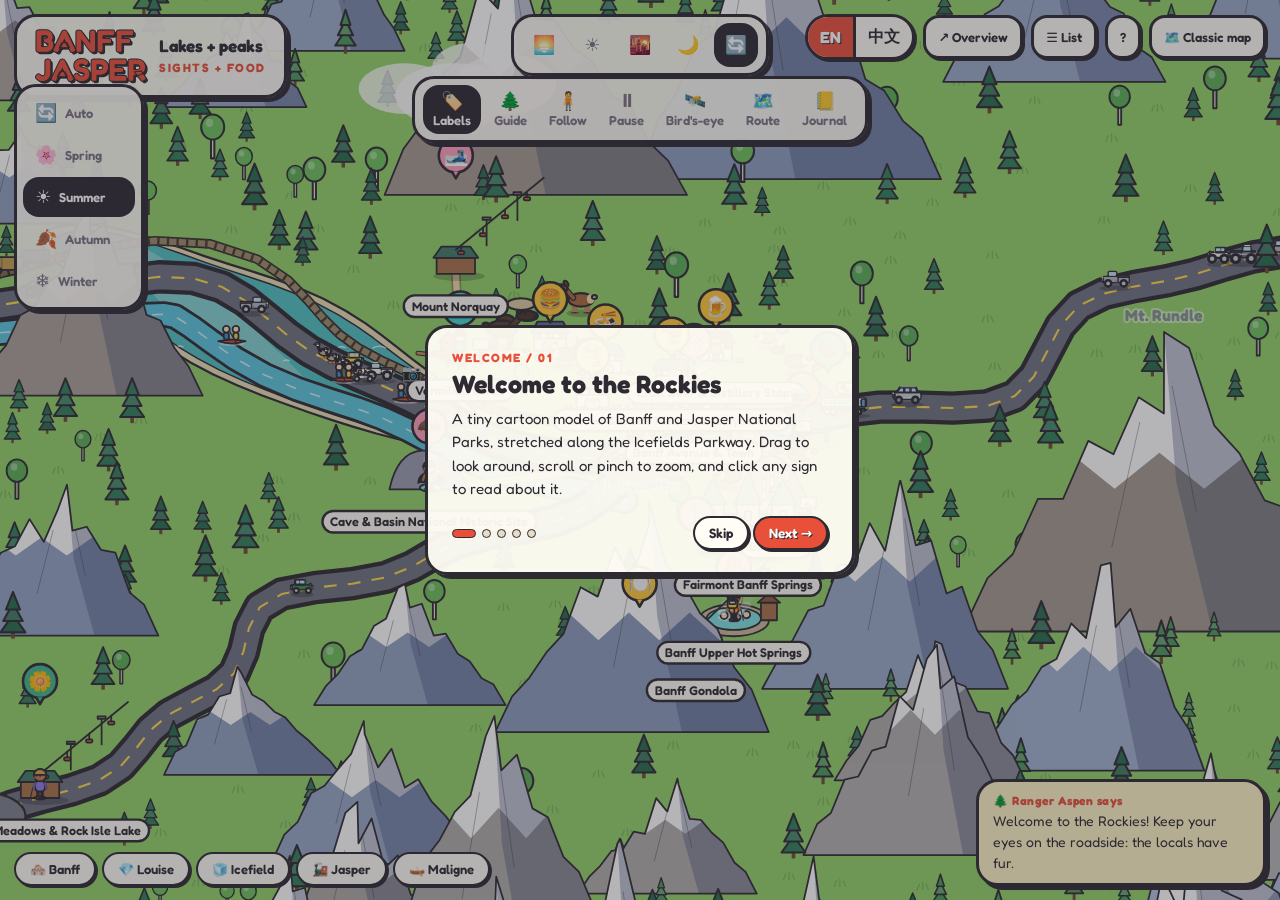
<file: living/index.html>
<!doctype html>
<html lang="en">
<head>
  <meta charset="utf-8">
  <meta name="viewport" content="width=device-width, initial-scale=1, maximum-scale=1, viewport-fit=cover">
  <title>Banff &amp; Jasper · a living cartoon map of the Rockies</title>
  <meta name="description" content="Wander a tiny cartoon model of the Canadian Rockies: Banff, Lake Louise, the Icefields Parkway, the Columbia Icefield and Jasper, with four seasons, wildlife jams, red canoes and little hikers.">
  <meta name="theme-color" content="#7cc9ea">
  <link rel="icon" href="data:image/svg+xml,%3Csvg xmlns='http://www.w3.org/2000/svg' viewBox='0 0 100 100'%3E%3Ctext y='.9em' font-size='90'%3E%F0%9F%8F%9E%EF%B8%8F%3C/text%3E%3C/svg%3E">
  <link rel="preconnect" href="https://fonts.googleapis.com">
  <link rel="preconnect" href="https://fonts.gstatic.com" crossorigin>
  <link href="https://fonts.googleapis.com/css2?family=Fredoka:wght@400;500;600;700&display=swap" rel="stylesheet">
  <link rel="stylesheet" href="living.css">
</head>
<body>
  <canvas id="cv" role="img" data-i18n-aria="canvasAria" aria-label="Interactive illustrated map of Banff and Jasper National Parks"></canvas>

  <div id="logo" class="ui glass">
    <div class="big">BANFF<br>JASPER</div>
    <div class="sub"><b data-i18n="logoTag">Lakes + peaks</b><span data-i18n="logoSub">Sights + Food</span></div>
  </div>

  <div id="tod" class="ui glass" role="group" aria-label="Time of day"></div>

  <div id="tools" class="ui glass" role="toolbar">
    <button class="tb on" id="bLabel" aria-pressed="true"><span class="i">🏷️</span><span data-tool="labels">Labels</span></button>
    <button class="tb" id="bEmperor" aria-pressed="false"><span class="i">🌲</span><span data-tool="emperor">Guide</span></button>
    <button class="tb" id="bFollow" aria-pressed="false"><span class="i">🧍</span><span data-tool="follow">Follow</span></button>
    <button class="tb" id="bPause" aria-pressed="false"><span class="i" id="pauseIcon">⏸</span><span id="pauseTx" data-tool="pause">Pause</span></button>
    <button class="tb" id="bBird" aria-pressed="false"><span class="i">🛰️</span><span data-tool="bird">Bird's-eye</span></button>
    <button class="tb" id="bPlan" aria-pressed="false"><span class="i">🗺️</span><span data-tool="plan">Route</span></button>
    <button class="tb" id="bLog" aria-pressed="false"><span class="i">📒</span><span data-tool="log">Journal</span></button>
  </div>

  <div id="season" class="ui glass" role="group" aria-label="Season"></div>
  <div id="jump" class="ui" role="group" aria-label="Jump to"></div>

  <div id="right" class="ui">
    <div class="lang" role="group" data-i18n-aria="langAria" aria-label="Language">
      <button type="button" data-lang="en" aria-pressed="true">EN</button><button type="button" data-lang="zh" aria-pressed="false">中文</button>
    </div>
    <button class="tb" id="bAll" data-i18n="overview">↗ Overview</button>
    <button class="tb" id="bList" data-i18n="list" aria-expanded="false">☰ List</button>
    <button class="tb" id="bHelp" aria-label="Help">?</button>
    <a class="tb" id="bClassic" href="../index.html" data-i18n="classic">🗺️ Classic map</a>
  </div>

  <div id="follow" class="ui glass" aria-live="polite"></div>

  <div id="decree" class="ui glass"><b data-i18n="decreeTitle">🌲 Ranger Aspen says</b><span id="decreeTx"></span></div>

  <aside id="drawer" class="ui glass" aria-label="Places">
    <input id="q" type="search" data-i18n-ph="search" placeholder="🔍 Search places, notes…" autocomplete="off">
    <div id="cats"></div>
    <div id="list"></div>
  </aside>

  <aside id="log" class="ui glass"><h5 data-i18n="logTitle">Journal</h5><div id="logs" aria-live="off"></div></aside>

  <section id="card" class="ui glass" aria-live="polite"></section>

  <aside id="plan" class="ui glass" aria-label="Route planner">
    <div class="ph"><b data-i18n="planTitle">🗺️ Route planner</b><button id="pclose" type="button" aria-label="Close">×</button></div>
    <div class="pset">
      <label><span data-i18n="pStart">Start time</span><input type="time" id="pTime" value="09:30"></label>
      <label><span data-i18n="pFrom">Start from</span><select id="pFrom"></select></label>
      <label><span data-i18n="pMode">Travel</span><select id="pMode"></select></label>
      <label><span data-i18n="pPace">Pace</span><select id="pPace"></select></label>
    </div>
    <div class="pbar"><span id="pCount"></span><span><button class="btn" id="pFav" type="button" data-i18n="useFavs">⭐ Add favorites</button> <button class="btn" id="pClear" type="button" data-i18n="clear">Clear</button></span></div>
    <div id="pList"></div>
    <div class="pgo"><button class="btn pri" id="pGo" type="button" data-i18n="go">✨ Auto-plan route</button></div>
    <div id="pOut" aria-live="polite"></div>
    <p class="pnote" id="pNote"></p>
  </aside>

  <div id="intro" class="ui" role="dialog" aria-modal="true" aria-labelledby="iti">
    <div class="box glass">
      <div class="st" id="ist"></div><h2 id="iti"></h2><p id="itx"></p>
      <div class="row"><div class="dots" id="idt"></div><div><button class="btn" id="iskip" type="button"></button> <button class="btn pri" id="inext" type="button"></button></div></div>
    </div>
  </div>

  <script src="../js/data.js"></script>
  <script src="../js/i18n.js"></script>
  <script src="../js/maplink.js"></script>
  <script src="../js/photos.js?v=3"></script>
  <script src="strings.js"></script>
  <script src="https://ruanhoo.github.io/teleport/teleport.js"></script>
  <script src="world.js"></script>
  <script src="sprites.js"></script>
  <script src="living.js"></script>
</body>
</html>
</file>
<file: living/living.css>
:root {
  --ink: #2d2a32;
  --cream: #fff6e0;
  --paper: #fffdf6;
  --red: #e8503a;
  --yellow: #ffc93c;
  --jade: #3fb68b;
  --sky: #7ccbf5;
  --pink: #ff9ebb;
  --mut: #7a7280;
  --line: #e8dcc4;
  --border: 3px solid var(--ink);
  --shadow: 4px 4px 0 var(--ink);
  --font: 'Fredoka', ui-rounded, 'Yuanti SC', 'PingFang SC', 'Hiragino Sans GB', 'Microsoft YaHei', 'Noto Sans SC', system-ui, sans-serif;
}
*, *::before, *::after { box-sizing: border-box; }
html, body { height: 100%; margin: 0; overflow: hidden; font-family: var(--font); color: var(--ink); background: #7cc9ea; -webkit-text-size-adjust: 100%; }
button, input, select { font: inherit; color: inherit; }
canvas { display: block; width: 100vw; height: 100vh; height: 100dvh; touch-action: none; cursor: grab; }
canvas.drag { cursor: grabbing; }
:focus-visible { outline: 4px solid var(--sky); outline-offset: 2px; }

.ui { position: fixed; z-index: 3; }
.glass { background: rgba(255, 253, 246, .95); border: var(--border); border-radius: 22px; box-shadow: var(--shadow); }

/* ----- logo ----- */
#logo { left: 14px; top: 14px; padding: 10px 18px; display: flex; align-items: center; gap: 14px; }
#logo .big { font-weight: 700; color: var(--red); font-size: 32px; line-height: .9; letter-spacing: -.5px; text-shadow: 2px 2px 0 var(--ink); -webkit-text-stroke: 1px var(--ink); }
#logo .sub b { display: block; font-size: 17px; }
#logo .sub span { color: var(--red); font-weight: 700; font-size: 12px; letter-spacing: 1.5px; text-transform: uppercase; }

/* ----- toolbars ----- */
#tod { left: 50%; top: 14px; transform: translateX(-50%); display: flex; gap: 4px; padding: 6px 8px; }
#tools { left: 50%; top: 76px; transform: translateX(-50%); display: flex; gap: 2px; padding: 6px 8px; max-width: calc(100vw - 24px); }
.tb {
  border: 0; background: none; cursor: pointer; border-radius: 16px; padding: 6px 10px; color: var(--mut);
  font-size: 13px; font-weight: 600; display: flex; flex-direction: column; align-items: center; gap: 1px;
  min-width: 54px; min-height: 44px; justify-content: center; text-decoration: none; transition: background .15s, color .15s; white-space: nowrap;
}
.tb .i { font-size: 18px; line-height: 1.1; }
.tb:hover { background: #f6ead0; color: var(--ink); }
.tb.on { background: var(--ink); color: #fff; }
#tod .tb { min-width: 44px; padding: 6px; }

#right { right: 14px; top: 14px; display: flex; gap: 8px; align-items: center; flex-wrap: wrap; justify-content: flex-end; max-width: 52vw; }
#right .tb { flex-direction: row; background: var(--paper); border: var(--border); box-shadow: 2px 2px 0 var(--ink); color: var(--ink); padding: 8px 12px; min-width: 0; }
#right .tb:hover { background: var(--yellow); }
#right .tb[aria-expanded="true"] { background: var(--ink); color: #fff; }
.lang { display: inline-flex; border: var(--border); border-radius: 999px; overflow: hidden; background: var(--paper); box-shadow: 2px 2px 0 var(--ink); }
.lang button { cursor: pointer; border: 0; background: transparent; font-weight: 700; padding: 6px 12px; min-height: 40px; min-width: 44px; }
.lang button + button { border-left: 3px solid var(--ink); }
.lang button[aria-pressed="true"] { background: var(--red); color: #fff; text-shadow: 1px 1px 0 var(--ink); }

/* ----- floating bits ----- */
#follow { left: 50%; top: 144px; transform: translateX(-50%); padding: 6px 8px 6px 16px; font-size: 14px; display: none; align-items: center; gap: 8px; border-radius: 999px; max-width: 92vw; }
#follow.show { display: flex; }
#follow button { cursor: pointer; border: 2px solid var(--ink); background: var(--yellow); border-radius: 999px; padding: 3px 12px; font-weight: 600; min-height: 32px; }
#decree { right: 14px; bottom: 14px; width: 290px; padding: 10px 14px; font-size: 14px; line-height: 1.5; background: #fff3c4; }
#decree b { display: block; color: var(--red); font-size: 12px; letter-spacing: .5px; }

#drawer { right: 14px; top: 76px; width: 330px; max-height: calc(100vh - 100px); max-height: calc(100dvh - 100px); display: none; flex-direction: column; overflow: hidden; }
#drawer.show { display: flex; }
#drawer input { margin: 12px 12px 8px; padding: 9px 14px; border: 2px solid var(--ink); border-radius: 14px; font-size: 14px; background: #fff; }
#cats { display: flex; flex-wrap: wrap; gap: 6px; padding: 0 12px 10px; }
.chip { border: 2px solid var(--ink); border-radius: 99px; padding: 3px 11px; font-size: 12.5px; cursor: pointer; background: #fff; font-weight: 600; min-height: 30px; }
.chip.on { background: var(--ink); color: #fff; }
.chip i { display: inline-block; width: 9px; height: 9px; border-radius: 50%; margin-right: 5px; border: 1.5px solid var(--ink); }
#list { overflow: auto; padding: 0 8px 12px; }
#list h4 { margin: 0; font-size: 11.5px; letter-spacing: 1px; color: var(--mut); padding: 10px 8px 4px; text-transform: uppercase; }
.it { display: flex; align-items: center; gap: 10px; padding: 6px 8px; border-radius: 12px; cursor: pointer; font-size: 14px; width: 100%; border: 0; background: none; text-align: left; }
.it:hover, .it.sel { background: #fff0b8; }
.it .em { flex: none; width: 36px; height: 36px; display: grid; place-items: center; font-size: 19px; border: 2px solid var(--ink); border-radius: 11px; }
.it .tx { flex: 1; min-width: 0; line-height: 1.2; }
.it small { display: block; color: var(--mut); font-size: 12px; }
.it .star { font-size: 14px; }
.empty { padding: 20px; color: var(--mut); text-align: center; }

#log { left: 14px; bottom: 66px; width: 310px; max-height: 260px; padding: 10px 14px; display: none; overflow: hidden; flex-direction: column; }
#log.show { display: flex; }
#log h5 { margin: 0 0 6px; font-size: 14px; }
#logs { overflow: auto; font-size: 13px; line-height: 1.4; }
#logs div { padding: 3px 0; border-bottom: 1px dashed var(--line); }
#logs .own { color: var(--red); }

/* ----- place card ----- */
#card { left: 50%; bottom: 18px; transform: translateX(-50%); width: min(560px, calc(100vw - 24px)); padding: 14px 16px; display: none; gap: 14px; align-items: flex-start; }
#card.show { display: flex; }
#card .sign { flex: none; width: 84px; height: 84px; display: grid; place-items: center; font-size: 42px; border: var(--border); border-radius: 20px; transform: rotate(-4deg); box-shadow: 2px 2px 0 var(--ink); }
#card .body { flex: 1; min-width: 0; }
#card h2 { margin: 0; font-size: 21px; line-height: 1.15; }
#card .sub { color: var(--mut); font-size: 14px; }
#card .tags { margin: 6px 0; display: flex; gap: 6px; flex-wrap: wrap; }
.tag { font-size: 12px; font-weight: 600; padding: 1px 10px; border: 2px solid var(--ink); border-radius: 999px; background: var(--sky); }
#card p { margin: 0 0 6px; font-size: 14.5px; line-height: 1.4; }
#card .tip { font-size: 13.5px; padding: 6px 10px; background: var(--cream); border: 2px dashed var(--ink); border-radius: 12px; }
#card .acts { display: flex; gap: 8px; flex-wrap: wrap; margin-top: 10px; }
#card .x { position: absolute; right: 10px; top: 6px; border: 0; background: none; font-size: 24px; cursor: pointer; color: var(--mut); line-height: 1; min-width: 32px; min-height: 32px; z-index: 3; }

.btn {
  display: inline-block; cursor: pointer; text-decoration: none; font-weight: 600; font-size: 13.5px; padding: 6px 14px; min-height: 34px;
  background: var(--paper); border: 2px solid var(--ink); border-radius: 999px; box-shadow: 2px 2px 0 var(--ink); color: var(--ink);
  transition: transform .1s, box-shadow .1s;
}
.btn:hover { background: var(--yellow); }
.btn:active { transform: translate(2px, 2px); box-shadow: 0 0 0 var(--ink); }
.btn.pri { background: var(--red); color: #fff; text-shadow: 1px 1px 0 var(--ink); }
.btn.pri:hover { background: #f06a55; }

/* ----- planner ----- */
#plan { left: 14px; top: 76px; width: 410px; max-height: calc(100vh - 100px); max-height: calc(100dvh - 100px); overflow: auto; display: none; padding: 0 0 14px; z-index: 5; }
#plan.show { display: block; }
#plan .ph { position: sticky; top: 0; background: var(--paper); display: flex; justify-content: space-between; align-items: center; padding: 12px 16px 8px; z-index: 2; border-bottom: 2px solid var(--ink); }
#plan .ph b { font-size: 17px; }
#plan .ph button { border: 0; background: none; font-size: 26px; cursor: pointer; color: var(--mut); min-width: 36px; min-height: 36px; }
.pset { display: grid; grid-template-columns: 1fr 1fr; gap: 8px; padding: 12px 16px; }
.pset label { display: flex; flex-direction: column; font-size: 12px; color: var(--mut); font-weight: 600; gap: 3px; }
.pset input, .pset select { font-size: 14px; padding: 7px 8px; border: 2px solid var(--ink); border-radius: 10px; background: #fff; min-height: 38px; }
.pbar { display: flex; justify-content: space-between; align-items: center; padding: 0 16px 6px; font-size: 13.5px; font-weight: 600; gap: 6px; flex-wrap: wrap; }
#pList { padding: 0 10px; max-height: 280px; overflow: auto; border-top: 2px solid var(--ink); border-bottom: 2px solid var(--ink); }
#pList h4 { margin: 0; font-size: 11.5px; letter-spacing: 1px; color: var(--mut); padding: 10px 6px 4px; display: flex; align-items: center; gap: 6px; text-transform: uppercase; }
#pList h4 i { width: 9px; height: 9px; border-radius: 50%; display: inline-block; border: 1.5px solid var(--ink); }
.pi { display: flex; align-items: center; gap: 8px; padding: 6px; border-radius: 10px; font-size: 14px; cursor: pointer; }
.pi:hover { background: #fff0b8; }
.pi input { width: 18px; height: 18px; accent-color: var(--red); flex: none; }
.pgo { padding: 12px 16px 4px; }
.pgo .btn { width: 100%; padding: 10px; font-size: 15.5px; }
#pOut { padding: 6px 16px; }
#pOut .sum { font-size: 13.5px; background: #fff0b8; border: 2px solid var(--ink); border-radius: 12px; padding: 8px 12px; line-height: 1.5; }
#pOut .warn { font-size: 13px; background: #ffe0d8; border-radius: 10px; padding: 6px 10px; margin-top: 8px; }
#pOut .muted { color: var(--mut); font-size: 13.5px; }
.tl { list-style: none; margin: 8px 0 0; padding: 0; }
.tl .leg { font-size: 12px; color: var(--mut); padding: 2px 0 2px 34px; border-left: 3px dashed var(--red); margin-left: 12px; }
.tl .stop { display: flex; gap: 10px; padding: 6px 0; }
.tl .no { width: 28px; height: 28px; border-radius: 50%; color: #fff; font-weight: 700; display: flex; align-items: center; justify-content: center; flex: none; font-size: 14px; background: var(--red); border: 2px solid var(--ink); text-shadow: 1px 1px 0 var(--ink); }
.tl .tm { font-weight: 700; font-size: 13.5px; }
.tl .tm small { color: var(--mut); font-weight: 500; }
.tl .nm { font-size: 14.5px; font-weight: 600; }
.tl .nm.late { color: #b3261e; }
.tl a { color: var(--red); font-size: 12.5px; }
.pnote { margin: 0; font-size: 11.5px; color: var(--mut); padding: 8px 16px 0; line-height: 1.5; }

/* ----- intro ----- */
#intro { inset: 0; display: none; place-items: center; background: rgba(45, 42, 50, .35); z-index: 20; padding: 12px; }
#intro.show { display: grid; }
#intro .box { width: min(430px, 100%); padding: 22px 24px; }
#intro .st { color: var(--red); font-weight: 700; font-size: 12px; letter-spacing: 1.5px; }
#intro h2 { margin: 4px 0 8px; font-size: 25px; }
#intro p { margin: 0; line-height: 1.55; font-size: 15px; min-height: 5.6em; }
#intro .row { display: flex; justify-content: space-between; align-items: center; margin-top: 16px; gap: 10px; flex-wrap: wrap; }
.dots { display: flex; gap: 6px; }
.dots i { width: 9px; height: 9px; border-radius: 9px; background: var(--line); border: 1.5px solid var(--ink); }
.dots i.on { width: 24px; background: var(--red); }

html[lang="zh-CN"] body { letter-spacing: .02em; }

/* ----- mobile ----- */
@media (max-width: 820px) {
  #logo { padding: 6px 12px; gap: 10px; left: 8px; top: 8px; }
  #logo .big { font-size: 22px; }
  #logo .sub b { font-size: 13px; }
  #logo .sub span { font-size: 10px; }
  #tod { top: auto; bottom: calc(76px + env(safe-area-inset-bottom)); }
  #tools { top: auto; bottom: calc(10px + env(safe-area-inset-bottom)); max-width: calc(100vw - 16px); overflow-x: auto; }
  .tb { min-width: 52px; }
  #right { top: 8px; right: 8px; max-width: 46vw; gap: 6px; }
  #right .tb { padding: 6px 10px; font-size: 12.5px; }
  #bClassic, #bHelp { display: none; }
  #drawer { left: 8px; right: 8px; width: auto; top: 64px; max-height: 55vh; }
  #card { bottom: calc(138px + env(safe-area-inset-bottom)); padding: 10px 12px; }
  #card .sign { width: 60px; height: 60px; font-size: 30px; border-radius: 16px; }
  #card h2 { font-size: 18px; }
  #card p { font-size: 13.5px; }
  #log { display: none !important; }
  #plan { left: 8px; right: 8px; width: auto; top: 8px; bottom: calc(76px + env(safe-area-inset-bottom)); max-height: none; z-index: 8; }
  #pList { max-height: 30vh; }
  #follow { top: auto; bottom: calc(196px + env(safe-area-inset-bottom)); font-size: 13px; }
  #decree { left: 8px; right: auto; top: 62px; bottom: auto; width: auto; max-width: 56vw; font-size: 12px; padding: 6px 10px; }
}
@media (max-width: 820px) and (max-height: 640px) { #decree { display: none; } }
@media (max-width: 480px) { #right .lang button { min-width: 38px; padding: 6px 8px; } }
@media (max-width: 820px) { #tools .tb { min-width: 46px; padding: 6px 5px; font-size: 12px; } #tools { gap: 0; } }

/* ----- seasons + jump chips (Vancouver) ----- */
#season { left: 14px; top: 84px; display: flex; flex-direction: column; gap: 2px; padding: 6px; }
#season .tb { flex-direction: row; gap: 8px; min-width: 112px; padding: 6px 12px; justify-content: flex-start; min-height: 40px; }
#season .sn { font-size: 13px; }
#jump { left: 14px; bottom: 14px; display: flex; gap: 6px; flex-wrap: wrap; max-width: calc(100vw - 380px); }
.jb { cursor: pointer; border: 2px solid var(--ink); background: var(--paper); border-radius: 999px; padding: 5px 14px; font-weight: 600; font-size: 13px; box-shadow: 2px 2px 0 var(--ink); min-height: 34px; }
.jb:hover { background: var(--yellow); }
.jb.on { background: var(--ink); color: #fff; }
#plan { top: 76px; }
@media (min-width: 821px) { #plan.show ~ #season, body:has(#plan.show) #season { display: none; } }
@media (max-width: 820px) {
  #season { left: 8px; top: 58px; flex-direction: row; padding: 3px 4px; gap: 0; border-radius: 16px; }
  #season .tb { min-width: 38px; padding: 4px 6px; min-height: 38px; }
  #season .sn { display: none; }
  #jump { left: 8px; right: 8px; max-width: none; bottom: auto; top: 108px; flex-wrap: nowrap; overflow-x: auto; padding-bottom: 4px; }
  .jb { flex: none; padding: 4px 11px; font-size: 12.5px; min-height: 30px; }
  #decree { display: none; }
}

/* real photo (Wikipedia) at the top of a place card */
#card .photo { position: relative; height: 150px; margin: 0 0 8px; border: var(--border); border-radius: 14px; overflow: hidden; background: #dfe9f2; box-shadow: 2px 2px 0 var(--ink); }
#card .photo[hidden] { display: none; }
#card .photo img { position: absolute; inset: 0; display: block; width: 100%; height: 100%; object-fit: cover; opacity: 0; transition: opacity .7s; }
#card .photo img.in { opacity: 1; }
#card .photo .cr { position: absolute; right: 6px; bottom: 6px; padding: 1px 8px; font-size: 11px; font-weight: 600; color: var(--ink); text-decoration: none; background: rgba(255,255,255,.88); border-radius: 10px; }
@media (max-width: 600px) { #card .photo { height: 110px; } }
#card:has(.photo:not([hidden])) .x { background: rgba(255,255,255,.9); border-radius: 50%; top: 10px; right: 14px; color: var(--ink); }
#card .photo .dots, .popup__photo .dots { position: absolute; left: 8px; bottom: 8px; display: flex; gap: 5px; }
#card .photo .dots button { width: 9px; height: 9px; padding: 0; border: 1.5px solid var(--ink); border-radius: 50%; background: rgba(255,255,255,.85); cursor: pointer; }
#card .photo .dots button.on { background: var(--ink); }
</file>
